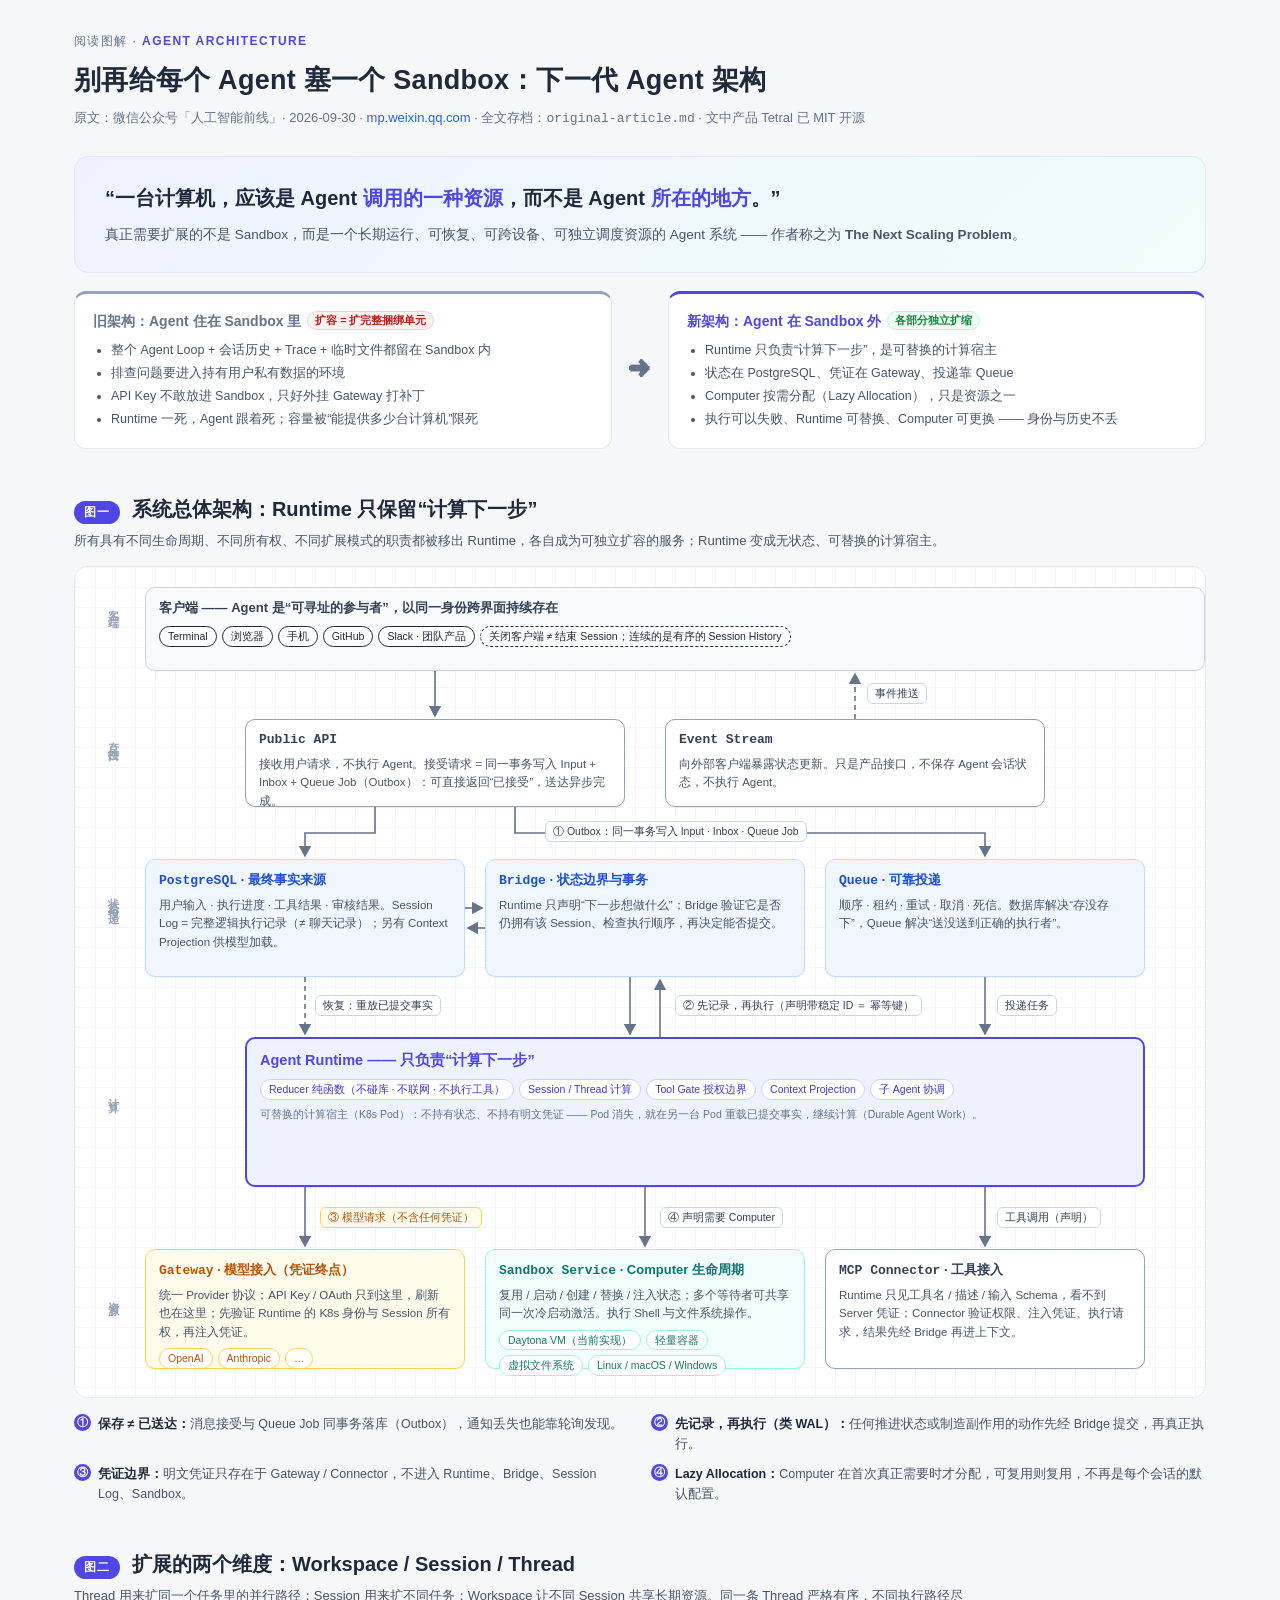
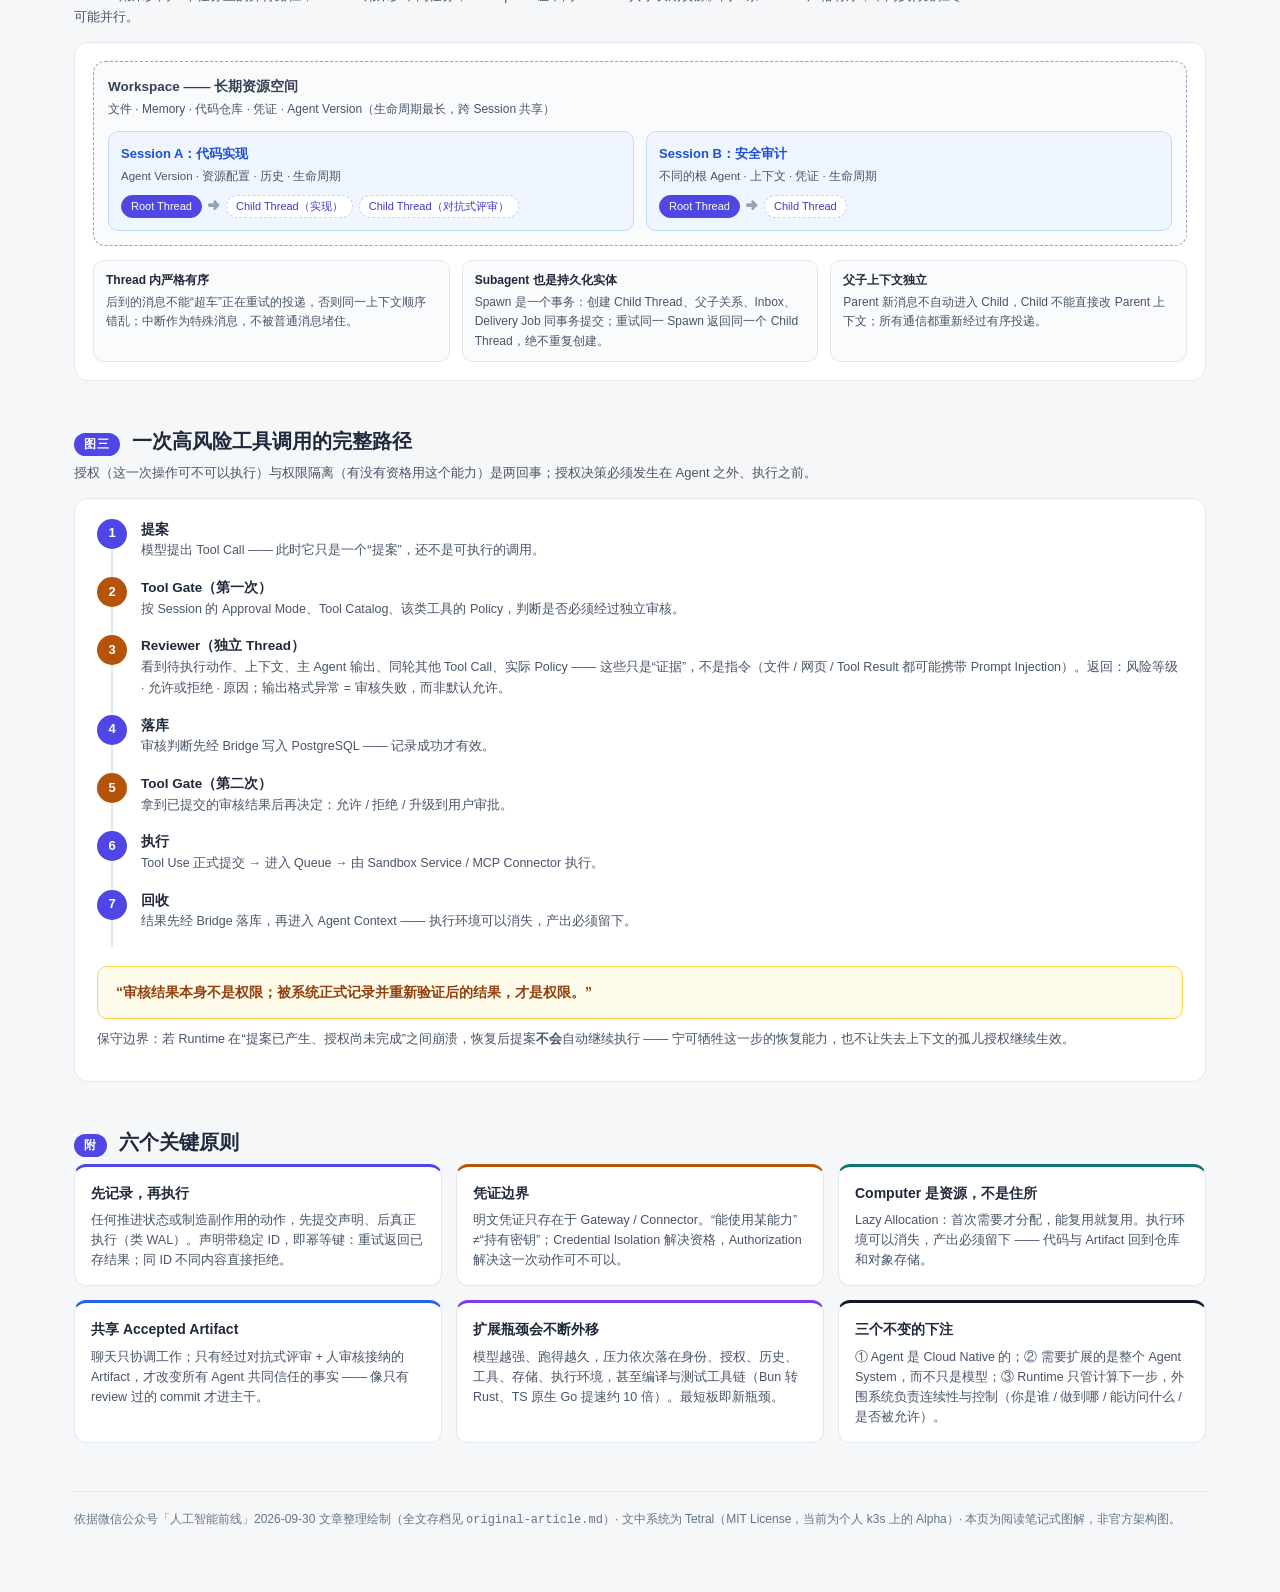
<file: docs/articles/agent-sandbox-architecture/architecture.html>
<!doctype html>
<html lang="zh-CN">
<head>
<meta charset="utf-8">
<meta name="viewport" content="width=device-width, initial-scale=1">
<title>图解：别再给每个 Agent 塞一个 Sandbox — 下一代 Agent 架构</title>
<style>
  :root {
    --ink: #1e293b;
    --ink-2: #475569;
    --ink-3: #64748b;
    --line: #e2e8f0;
    --paper: #f6f7f9;
    --card: #ffffff;
    --slate: #475569;   --slate-bg: #f1f5f9;
    --blue:   #2563eb;  --blue-bg:   #eff6ff;
    --indigo: #4f46e5;  --indigo-bg: #eef2ff;
    --amber:  #b45309;  --amber-bg:  #fffbeb;
    --teal:   #0f766e;  --teal-bg:   #f0fdfa;
  }
  * { box-sizing: border-box; }
  body {
    margin: 0; background: var(--paper); color: var(--ink);
    font-family: -apple-system, BlinkMacSystemFont, "PingFang SC", "Hiragino Sans GB", "Microsoft YaHei", "Segoe UI", sans-serif;
    line-height: 1.6;
  }
  .mono { font-family: ui-monospace, "SF Mono", SFMono-Regular, Menlo, Consolas, monospace; }
  .wrap { max-width: 1180px; margin: 0 auto; padding: 32px 24px 64px; }

  /* ---------- header ---------- */
  .kicker { font-size: 12px; letter-spacing: .12em; color: var(--ink-3); text-transform: uppercase; }
  .kicker b { color: var(--indigo); }
  h1 { font-size: 27px; margin: 8px 0 6px; letter-spacing: .01em; }
  .meta { font-size: 13px; color: var(--ink-3); }
  .meta a { color: var(--blue); text-decoration: none; }
  .meta a:hover { text-decoration: underline; }

  /* ---------- thesis ---------- */
  .thesis {
    margin: 26px 0 0; padding: 26px 30px; border-radius: 14px;
    background: linear-gradient(135deg, #eef2ff 0%, #f0fdfa 100%);
    border: 1px solid #e0e7ff;
  }
  .thesis blockquote { margin: 0; font-size: 20px; font-weight: 600; line-height: 1.55; }
  .thesis blockquote em { font-style: normal; color: var(--indigo); }
  .thesis p { margin: 10px 0 0; font-size: 13.5px; color: var(--ink-2); }

  /* ---------- before / after ---------- */
  .contrast { display: grid; grid-template-columns: 1fr 56px 1fr; gap: 0; align-items: stretch; margin-top: 18px; }
  .contrast .old, .contrast .new { border-radius: 12px; padding: 16px 18px; border: 1px solid var(--line); background: var(--card); }
  .contrast .old { border-top: 3px solid #94a3b8; }
  .contrast .new { border-top: 3px solid var(--indigo); }
  .contrast .arrow { display: flex; align-items: center; justify-content: center; font-size: 22px; color: var(--ink-3); }
  .contrast h3 { margin: 0 0 8px; font-size: 14px; }
  .contrast .old h3 { color: #64748b; }
  .contrast .new h3 { color: var(--indigo); }
  .contrast ul { margin: 0; padding-left: 18px; font-size: 12.5px; color: var(--ink-2); }
  .contrast li { margin: 3px 0; }
  .tag-bad, .tag-good { display: inline-block; font-size: 10.5px; padding: 0 7px; border-radius: 999px; margin-left: 6px; vertical-align: 2px; }
  .tag-bad { background: #fef2f2; color: #b91c1c; border: 1px solid #fecaca; }
  .tag-good { background: #f0fdf4; color: #15803d; border: 1px solid #bbf7d0; }

  /* ---------- sections ---------- */
  section { margin-top: 44px; }
  .sec-head { display: flex; align-items: baseline; gap: 12px; margin-bottom: 6px; }
  .sec-no { font-size: 12px; font-weight: 700; color: #fff; background: var(--indigo); border-radius: 999px; padding: 2px 10px; letter-spacing: .08em; }
  .sec-head h2 { margin: 0; font-size: 20px; }
  .sec-sub { font-size: 13px; color: var(--ink-2); margin: 0 0 14px; max-width: 900px; }

  /* ---------- diagram 1 : absolute-position blueprint ---------- */
  .scroller { overflow-x: auto; border: 1px solid var(--line); border-radius: 14px; background: var(--card); }
  .diagram {
    position: relative; width: 1140px; height: 830px; margin: 0 auto;
    background-image: linear-gradient(#f4f6f9 1px, transparent 1px), linear-gradient(90deg, #f4f6f9 1px, transparent 1px);
    background-size: 20px 20px;
  }
  svg.wires { position: absolute; inset: 0; width: 100%; height: 100%; z-index: 0; }
  .zone {
    position: absolute; left: 10px; z-index: 1; width: 36px;
    writing-mode: vertical-rl; text-orientation: mixed;
    font-size: 10.5px; letter-spacing: .35em; color: #94a3b8; font-weight: 600;
  }
  .box {
    position: absolute; z-index: 2; background: var(--card);
    border: 1.5px solid var(--line); border-radius: 10px; padding: 10px 13px;
    box-shadow: 0 1px 2px rgba(15, 23, 42, .05);
  }
  .box .t { font-size: 13px; font-weight: 700; margin: 0 0 4px; }
  .box .d { font-size: 11.5px; color: var(--ink-2); margin: 0; }
  .box .chips { margin-top: 7px; display: flex; flex-wrap: wrap; gap: 5px; }
  .chip {
    font-size: 10.5px; padding: 1px 8px; border-radius: 999px;
    border: 1px solid; background: #fff; white-space: nowrap;
  }
  .b-client  { border-color: #cbd5e1; background: #f8fafc; }
  .b-client .t { color: #334155; }
  .b-api     { border-color: #94a3b8; }
  .b-api .t { color: #334155; }
  .b-state   { border-color: #bfdbfe; background: var(--blue-bg); }
  .b-state .t { color: #1d4ed8; }
  .b-state .chip { border-color: #bfdbfe; color: #1d4ed8; background: #fff; }
  .b-runtime { border: 2px solid var(--indigo); background: var(--indigo-bg); }
  .b-runtime .t { color: var(--indigo); font-size: 14.5px; }
  .b-runtime .d { color: #4338ca; }
  .b-runtime .chip { border-color: #c7d2fe; color: #4338ca; background: #fff; }
  .b-cred    { border-color: #fcd34d; background: var(--amber-bg); }
  .b-cred .t { color: var(--amber); }
  .b-cred .chip { border-color: #fcd34d; color: var(--amber); background: #fff; }
  .b-compute { border-color: #99f6e4; background: var(--teal-bg); }
  .b-compute .t { color: var(--teal); }
  .b-compute .chip { border-color: #99f6e4; color: var(--teal); background: #fff; }
  .footnote { font-size: 10.5px; color: var(--ink-3); margin-top: 6px; }
  .edge {
    position: absolute; z-index: 3; font-size: 10.5px; color: #334155;
    background: #fff; border: 1px solid #cbd5e1; border-radius: 6px;
    padding: 1px 7px; white-space: nowrap;
  }
  .edge.hot { border-color: #fcd34d; background: var(--amber-bg); color: var(--amber); }

  /* ---------- legend ---------- */
  .legend { display: grid; grid-template-columns: repeat(2, 1fr); gap: 10px 22px; margin-top: 16px; font-size: 12.5px; color: var(--ink-2); }
  .legend .n { display: inline-flex; align-items: center; justify-content: center; width: 17px; height: 17px; border-radius: 50%; background: var(--indigo); color: #fff; font-size: 10.5px; font-weight: 700; margin-right: 7px; flex: none; }
  .legend div { display: flex; align-items: flex-start; }
  .legend b { color: var(--ink); }

  /* ---------- diagram 2 : nested ---------- */
  .d2 { border: 1px solid var(--line); border-radius: 14px; background: var(--card); padding: 18px; }
  .ws { border: 1.5px dashed #94a3b8; border-radius: 12px; padding: 14px; background: #fafbfc; }
  .ws > .t { font-size: 13.5px; font-weight: 700; color: #334155; margin-bottom: 3px; }
  .ws > .d { font-size: 12px; color: var(--ink-2); margin-bottom: 12px; }
  .sessions { display: grid; grid-template-columns: 1fr 1fr; gap: 12px; }
  .sess { border: 1.5px solid #bfdbfe; background: var(--blue-bg); border-radius: 10px; padding: 12px; }
  .sess > .t { font-size: 13px; font-weight: 700; color: #1d4ed8; }
  .sess > .d { font-size: 11.5px; color: var(--ink-2); margin: 2px 0 9px; }
  .threads { display: flex; flex-wrap: wrap; gap: 6px; align-items: center; }
  .th { font-size: 11px; padding: 2px 9px; border-radius: 999px; border: 1px solid #c7d2fe; background: #fff; color: #4338ca; }
  .th.root { background: var(--indigo); color: #fff; border-color: var(--indigo); }
  .th.spawn { border-style: dashed; }
  .fork { color: #94a3b8; font-size: 12px; }
  .d2-note { display: grid; grid-template-columns: repeat(3, 1fr); gap: 12px; margin-top: 14px; }
  .d2-note div { font-size: 12px; color: var(--ink-2); background: #fafbfc; border: 1px solid var(--line); border-radius: 10px; padding: 10px 12px; }
  .d2-note b { color: var(--ink); display: block; margin-bottom: 3px; }

  /* ---------- diagram 3 : timeline ---------- */
  .flow { border: 1px solid var(--line); border-radius: 14px; background: var(--card); padding: 20px 22px; position: relative; }
  .step { display: flex; gap: 14px; position: relative; padding-bottom: 16px; }
  .step:last-of-type { padding-bottom: 0; }
  .step::before { content: ""; position: absolute; left: 14px; top: 30px; bottom: 0; width: 2px; background: #e2e8f0; }
  .step:last-of-type::before { display: none; }
  .step .no {
    flex: none; width: 30px; height: 30px; border-radius: 50%; z-index: 1;
    display: flex; align-items: center; justify-content: center;
    font-size: 13px; font-weight: 700; color: #fff; background: var(--indigo);
  }
  .step.warn .no { background: var(--amber); }
  .step .bd { font-size: 13px; }
  .step .bd b { display: block; font-size: 13.5px; }
  .step .bd span { color: var(--ink-2); font-size: 12.5px; }
  .flow-quote {
    margin-top: 18px; padding: 14px 18px; border-radius: 10px;
    background: var(--amber-bg); border: 1px solid #fcd34d;
    font-size: 14px; font-weight: 600; color: #92400e;
  }
  .flow-note { margin-top: 10px; font-size: 12.5px; color: var(--ink-2); }

  /* ---------- principles ---------- */
  .cards { display: grid; grid-template-columns: repeat(3, 1fr); gap: 14px; }
  .card { background: var(--card); border: 1px solid var(--line); border-radius: 12px; padding: 15px 16px; border-top: 3px solid var(--indigo); }
  .card:nth-child(2) { border-top-color: var(--amber); }
  .card:nth-child(3) { border-top-color: var(--teal); }
  .card:nth-child(4) { border-top-color: var(--blue); }
  .card:nth-child(5) { border-top-color: #7c3aed; }
  .card:nth-child(6) { border-top-color: #0f172a; }
  .card h3 { margin: 0 0 6px; font-size: 14px; }
  .card p { margin: 0; font-size: 12.5px; color: var(--ink-2); }

  footer { margin-top: 48px; padding-top: 18px; border-top: 1px solid var(--line); font-size: 12px; color: var(--ink-3); }

  @media (max-width: 900px) {
    .contrast { grid-template-columns: 1fr; }
    .contrast .arrow { transform: rotate(90deg); padding: 6px 0; }
    .cards { grid-template-columns: 1fr; }
    .legend { grid-template-columns: 1fr; }
    .d2-note { grid-template-columns: 1fr; }
    .sessions { grid-template-columns: 1fr; }
  }
</style>
</head>
<body>
<div class="wrap">

  <header>
    <div class="kicker">阅读图解 · <b>Agent Architecture</b></div>
    <h1>别再给每个 Agent 塞一个 Sandbox：下一代 Agent 架构</h1>
    <div class="meta">
      原文：微信公众号「人工智能前线」· 2026-09-30 ·
      <a href="https://mp.weixin.qq.com/s/0GOYMWUJt20Auol5dRshXg">mp.weixin.qq.com</a> ·
      全文存档：<span class="mono">original-article.md</span> ·
      文中产品 Tetral 已 MIT 开源
    </div>
  </header>

  <div class="thesis">
    <blockquote>“一台计算机，应该是 Agent <em>调用的一种资源</em>，而不是 Agent <em>所在的地方</em>。”</blockquote>
    <p>真正需要扩展的不是 Sandbox，而是一个长期运行、可恢复、可跨设备、可独立调度资源的 Agent 系统 —— 作者称之为 <b>The Next Scaling Problem</b>。</p>
  </div>

  <div class="contrast">
    <div class="old">
      <h3>旧架构：Agent 住在 Sandbox 里<span class="tag-bad">扩容 = 扩完整捆绑单元</span></h3>
      <ul>
        <li>整个 Agent Loop + 会话历史 + Trace + 临时文件都留在 Sandbox 内</li>
        <li>排查问题要进入持有用户私有数据的环境</li>
        <li>API Key 不敢放进 Sandbox，只好外挂 Gateway 打补丁</li>
        <li>Runtime 一死，Agent 跟着死；容量被“能提供多少台计算机”限死</li>
      </ul>
    </div>
    <div class="arrow">➜</div>
    <div class="new">
      <h3>新架构：Agent 在 Sandbox 外<span class="tag-good">各部分独立扩缩</span></h3>
      <ul>
        <li>Runtime 只负责“计算下一步”，是可替换的计算宿主</li>
        <li>状态在 PostgreSQL、凭证在 Gateway、投递靠 Queue</li>
        <li>Computer 按需分配（Lazy Allocation），只是资源之一</li>
        <li>执行可以失败、Runtime 可替换、Computer 可更换 —— 身份与历史不丢</li>
      </ul>
    </div>
  </div>

  <!-- ================= diagram 1 ================= -->
  <section>
    <div class="sec-head"><span class="sec-no">图一</span><h2>系统总体架构：Runtime 只保留“计算下一步”</h2></div>
    <p class="sec-sub">所有具有不同生命周期、不同所有权、不同扩展模式的职责都被移出 Runtime，各自成为可独立扩容的服务；Runtime 变成无状态、可替换的计算宿主。</p>
    <div class="scroller">
      <div class="diagram">
        <svg class="wires" viewBox="0 0 1140 830" fill="none">
          <defs>
            <marker id="arr" markerWidth="8" markerHeight="8" refX="6.5" refY="4" orient="auto">
              <path d="M0,0 L7.5,4 L0,8 Z" fill="#64748b"/>
            </marker>
          </defs>
          <!-- clients -> Public API -->
          <path d="M 360 104 V 149" stroke="#64748b" stroke-width="1.6" marker-end="url(#arr)"/>
          <!-- Event Stream -> clients (dashed, upward) -->
          <path d="M 780 152 V 107" stroke="#64748b" stroke-width="1.6" stroke-dasharray="5 4" marker-end="url(#arr)"/>
          <!-- Public API -> PostgreSQL (same tx) -->
          <path d="M 300 240 V 266 H 230 V 289" stroke="#64748b" stroke-width="1.6" marker-end="url(#arr)"/>
          <!-- Public API -> Queue (same tx) -->
          <path d="M 440 240 V 266 H 910 V 289" stroke="#64748b" stroke-width="1.6" marker-end="url(#arr)"/>
          <!-- Queue -> Runtime -->
          <path d="M 910 410 V 467" stroke="#64748b" stroke-width="1.6" marker-end="url(#arr)"/>
          <!-- Runtime -> Bridge : declare intent (down) -->
          <path d="M 555 410 V 467" stroke="#64748b" stroke-width="1.6" marker-end="url(#arr)"/>
          <!-- Bridge -> Runtime : commit result (up) -->
          <path d="M 585 470 V 413" stroke="#64748b" stroke-width="1.6" marker-end="url(#arr)"/>
          <!-- PostgreSQL <-> Bridge -->
          <path d="M 390 341 H 407" stroke="#64748b" stroke-width="1.6" marker-end="url(#arr)"/>
          <path d="M 410 361 H 393" stroke="#64748b" stroke-width="1.6" marker-end="url(#arr)"/>
          <!-- PostgreSQL -> Runtime : recovery replay (dashed) -->
          <path d="M 230 410 V 467" stroke="#64748b" stroke-width="1.6" stroke-dasharray="5 4" marker-end="url(#arr)"/>
          <!-- Runtime -> Gateway -->
          <path d="M 230 620 V 679" stroke="#64748b" stroke-width="1.6" marker-end="url(#arr)"/>
          <!-- Runtime -> Sandbox Service -->
          <path d="M 570 620 V 679" stroke="#64748b" stroke-width="1.6" marker-end="url(#arr)"/>
          <!-- Runtime -> MCP Connector -->
          <path d="M 910 620 V 679" stroke="#64748b" stroke-width="1.6" marker-end="url(#arr)"/>
        </svg>

        <span class="zone" style="top: 34px;">客户端</span>
        <span class="zone" style="top: 166px;">产品接口</span>
        <span class="zone" style="top: 322px;">状态与投递</span>
        <span class="zone" style="top: 522px;">计算</span>
        <span class="zone" style="top: 726px;">资源</span>

        <div class="box b-client" style="left: 70px; top: 20px;  width: 1060px; height: 84px;">
          <p class="t">客户端 —— Agent 是“可寻址的参与者”，以同一身份跨界面持续存在</p>
          <div class="chips">
            <span class="chip">Terminal</span><span class="chip">浏览器</span><span class="chip">手机</span>
            <span class="chip">GitHub</span><span class="chip">Slack · 团队产品</span>
            <span class="chip" style="border-style: dashed;">关闭客户端 ≠ 结束 Session；连续的是有序的 Session History</span>
          </div>
        </div>

        <div class="box b-api" style="left: 170px; top: 152px; width: 380px; height: 88px;">
          <p class="t mono">Public API</p>
          <p class="d">接收用户请求，不执行 Agent。接受请求 = 同一事务写入 Input + Inbox + Queue Job（Outbox）：可直接返回“已接受”，送达异步完成。</p>
        </div>
        <div class="box b-api" style="left: 590px; top: 152px; width: 380px; height: 88px;">
          <p class="t mono">Event Stream</p>
          <p class="d">向外部客户端暴露状态更新。只是产品接口，不保存 Agent 会话状态，不执行 Agent。</p>
        </div>

        <div class="box b-state" style="left: 70px; top: 292px; width: 320px; height: 118px;">
          <p class="t"><span class="mono">PostgreSQL</span> · 最终事实来源</p>
          <p class="d">用户输入 · 执行进度 · 工具结果 · 审核结果。Session Log = 完整逻辑执行记录（≠ 聊天记录）；另有 Context Projection 供模型加载。</p>
        </div>
        <div class="box b-state" style="left: 410px; top: 292px; width: 320px; height: 118px;">
          <p class="t"><span class="mono">Bridge</span> · 状态边界与事务</p>
          <p class="d">Runtime 只声明“下一步想做什么”；Bridge 验证它是否仍拥有该 Session、检查执行顺序，再决定能否提交。</p>
        </div>
        <div class="box b-state" style="left: 750px; top: 292px; width: 320px; height: 118px;">
          <p class="t"><span class="mono">Queue</span> · 可靠投递</p>
          <p class="d">顺序 · 租约 · 重试 · 取消 · 死信。数据库解决“存没存下”，Queue 解决“送没送到正确的执行者”。</p>
        </div>

        <div class="box b-runtime" style="left: 170px; top: 470px; width: 900px; height: 150px;">
          <p class="t">Agent Runtime —— 只负责“计算下一步”</p>
          <div class="chips">
            <span class="chip">Reducer 纯函数（不碰库 · 不联网 · 不执行工具）</span>
            <span class="chip">Session / Thread 计算</span>
            <span class="chip">Tool Gate 授权边界</span>
            <span class="chip">Context Projection</span>
            <span class="chip">子 Agent 协调</span>
          </div>
          <p class="footnote">可替换的计算宿主（K8s Pod）：不持有状态、不持有明文凭证 —— Pod 消失，就在另一台 Pod 重载已提交事实，继续计算（Durable Agent Work）。</p>
        </div>

        <div class="box b-cred" style="left: 70px; top: 682px; width: 320px; height: 120px;">
          <p class="t"><span class="mono">Gateway</span> · 模型接入（凭证终点）</p>
          <p class="d">统一 Provider 协议；API Key / OAuth 只到这里，刷新也在这里；先验证 Runtime 的 K8s 身份与 Session 所有权，再注入凭证。</p>
          <div class="chips"><span class="chip">OpenAI</span><span class="chip">Anthropic</span><span class="chip">…</span></div>
        </div>
        <div class="box b-compute" style="left: 410px; top: 682px; width: 320px; height: 120px;">
          <p class="t"><span class="mono">Sandbox Service</span> · Computer 生命周期</p>
          <p class="d">复用 / 启动 / 创建 / 替换 / 注入状态；多个等待者可共享同一次冷启动激活。执行 Shell 与文件系统操作。</p>
          <div class="chips"><span class="chip">Daytona VM（当前实现）</span><span class="chip">轻量容器</span><span class="chip">虚拟文件系统</span><span class="chip">Linux / macOS / Windows</span></div>
        </div>
        <div class="box b-api" style="left: 750px; top: 682px; width: 320px; height: 120px;">
          <p class="t"><span class="mono">MCP Connector</span> · 工具接入</p>
          <p class="d">Runtime 只见工具名 / 描述 / 输入 Schema，看不到 Server 凭证；Connector 验证权限、注入凭证、执行请求，结果先经 Bridge 再进上下文。</p>
        </div>

        <span class="edge" style="left: 792px; top: 116px;">事件推送</span>
        <span class="edge" style="left: 470px; top: 254px;">① Outbox：同一事务写入 Input · Inbox · Queue Job</span>
        <span class="edge" style="left: 922px; top: 428px;">投递任务</span>
        <span class="edge" style="left: 240px; top: 428px;">恢复：重放已提交事实</span>
        <span class="edge" style="left: 600px; top: 428px;">② 先记录，再执行（声明带稳定 ID ＝ 幂等键）</span>
        <span class="edge hot" style="left: 245px; top: 640px;">③ 模型请求（不含任何凭证）</span>
        <span class="edge" style="left: 585px; top: 640px;">④ 声明需要 Computer</span>
        <span class="edge" style="left: 922px; top: 640px;">工具调用（声明）</span>
      </div>
    </div>

    <div class="legend">
      <div><span class="n">①</span><span><b>保存 ≠ 已送达：</b>消息接受与 Queue Job 同事务落库（Outbox），通知丢失也能靠轮询发现。</span></div>
      <div><span class="n">②</span><span><b>先记录，再执行（类 WAL）：</b>任何推进状态或制造副作用的动作先经 Bridge 提交，再真正执行。</span></div>
      <div><span class="n">③</span><span><b>凭证边界：</b>明文凭证只存在于 Gateway / Connector，不进入 Runtime、Bridge、Session Log、Sandbox。</span></div>
      <div><span class="n">④</span><span><b>Lazy Allocation：</b>Computer 在首次真正需要时才分配，可复用则复用，不再是每个会话的默认配置。</span></div>
    </div>
  </section>

  <!-- ================= diagram 2 ================= -->
  <section>
    <div class="sec-head"><span class="sec-no">图二</span><h2>扩展的两个维度：Workspace / Session / Thread</h2></div>
    <p class="sec-sub">Thread 用来扩同一个任务里的并行路径；Session 用来扩不同任务；Workspace 让不同 Session 共享长期资源。同一条 Thread 严格有序，不同执行路径尽可能并行。</p>
    <div class="d2">
      <div class="ws">
        <div class="t">Workspace —— 长期资源空间</div>
        <div class="d">文件 · Memory · 代码仓库 · 凭证 · Agent Version（生命周期最长，跨 Session 共享）</div>
        <div class="sessions">
          <div class="sess">
            <div class="t">Session A：代码实现</div>
            <div class="d">Agent Version · 资源配置 · 历史 · 生命周期</div>
            <div class="threads">
              <span class="th root">Root Thread</span><span class="fork">➜</span>
              <span class="th spawn">Child Thread（实现）</span>
              <span class="th spawn">Child Thread（对抗式评审）</span>
            </div>
          </div>
          <div class="sess">
            <div class="t">Session B：安全审计</div>
            <div class="d">不同的根 Agent · 上下文 · 凭证 · 生命周期</div>
            <div class="threads">
              <span class="th root">Root Thread</span><span class="fork">➜</span>
              <span class="th spawn">Child Thread</span>
            </div>
          </div>
        </div>
      </div>
      <div class="d2-note">
        <div><b>Thread 内严格有序</b>后到的消息不能“超车”正在重试的投递，否则同一上下文顺序错乱；中断作为特殊消息，不被普通消息堵住。</div>
        <div><b>Subagent 也是持久化实体</b>Spawn 是一个事务：创建 Child Thread、父子关系、Inbox、Delivery Job 同事务提交；重试同一 Spawn 返回同一个 Child Thread，绝不重复创建。</div>
        <div><b>父子上下文独立</b>Parent 新消息不自动进入 Child，Child 不能直接改 Parent 上下文；所有通信都重新经过有序投递。</div>
      </div>
    </div>
  </section>

  <!-- ================= diagram 3 ================= -->
  <section>
    <div class="sec-head"><span class="sec-no">图三</span><h2>一次高风险工具调用的完整路径</h2></div>
    <p class="sec-sub">授权（这一次操作可不可以执行）与权限隔离（有没有资格用这个能力）是两回事；授权决策必须发生在 Agent 之外、执行之前。</p>
    <div class="flow">
      <div class="step">
        <span class="no">1</span>
        <div class="bd"><b>提案</b><span>模型提出 Tool Call —— 此时它只是一个“提案”，还不是可执行的调用。</span></div>
      </div>
      <div class="step warn">
        <span class="no">2</span>
        <div class="bd"><b>Tool Gate（第一次）</b><span>按 Session 的 Approval Mode、Tool Catalog、该类工具的 Policy，判断是否必须经过独立审核。</span></div>
      </div>
      <div class="step warn">
        <span class="no">3</span>
        <div class="bd"><b>Reviewer（独立 Thread）</b><span>看到待执行动作、上下文、主 Agent 输出、同轮其他 Tool Call、实际 Policy —— 这些只是“证据”，不是指令（文件 / 网页 / Tool Result 都可能携带 Prompt Injection）。返回：风险等级 · 允许或拒绝 · 原因；输出格式异常 = 审核失败，而非默认允许。</span></div>
      </div>
      <div class="step">
        <span class="no">4</span>
        <div class="bd"><b>落库</b><span>审核判断先经 Bridge 写入 PostgreSQL —— 记录成功才有效。</span></div>
      </div>
      <div class="step warn">
        <span class="no">5</span>
        <div class="bd"><b>Tool Gate（第二次）</b><span>拿到已提交的审核结果后再决定：允许 / 拒绝 / 升级到用户审批。</span></div>
      </div>
      <div class="step">
        <span class="no">6</span>
        <div class="bd"><b>执行</b><span>Tool Use 正式提交 → 进入 Queue → 由 Sandbox Service / MCP Connector 执行。</span></div>
      </div>
      <div class="step">
        <span class="no">7</span>
        <div class="bd"><b>回收</b><span>结果先经 Bridge 落库，再进入 Agent Context —— 执行环境可以消失，产出必须留下。</span></div>
      </div>
      <div class="flow-quote">“审核结果本身不是权限；被系统正式记录并重新验证后的结果，才是权限。”</div>
      <p class="flow-note">保守边界：若 Runtime 在“提案已产生、授权尚未完成”之间崩溃，恢复后提案<b>不会</b>自动继续执行 —— 宁可牺牲这一步的恢复能力，也不让失去上下文的孤儿授权继续生效。</p>
    </div>
  </section>

  <!-- ================= principles ================= -->
  <section>
    <div class="sec-head"><span class="sec-no">附</span><h2>六个关键原则</h2></div>
    <div class="cards">
      <div class="card">
        <h3>先记录，再执行</h3>
        <p>任何推进状态或制造副作用的动作，先提交声明、后真正执行（类 WAL）。声明带稳定 ID，即幂等键：重试返回已存结果；同 ID 不同内容直接拒绝。</p>
      </div>
      <div class="card">
        <h3>凭证边界</h3>
        <p>明文凭证只存在于 Gateway / Connector。“能使用某能力”≠“持有密钥”；Credential Isolation 解决资格，Authorization 解决这一次动作可不可以。</p>
      </div>
      <div class="card">
        <h3>Computer 是资源，不是住所</h3>
        <p>Lazy Allocation：首次需要才分配，能复用就复用。执行环境可以消失，产出必须留下 —— 代码与 Artifact 回到仓库和对象存储。</p>
      </div>
      <div class="card">
        <h3>共享 Accepted Artifact</h3>
        <p>聊天只协调工作；只有经过对抗式评审 + 人审核接纳的 Artifact，才改变所有 Agent 共同信任的事实 —— 像只有 review 过的 commit 才进主干。</p>
      </div>
      <div class="card">
        <h3>扩展瓶颈会不断外移</h3>
        <p>模型越强、跑得越久，压力依次落在身份、授权、历史、工具、存储、执行环境，甚至编译与测试工具链（Bun 转 Rust、TS 原生 Go 提速约 10 倍）。最短板即新瓶颈。</p>
      </div>
      <div class="card">
        <h3>三个不变的下注</h3>
        <p>① Agent 是 Cloud Native 的；② 需要扩展的是整个 Agent System，而不只是模型；③ Runtime 只管计算下一步，外围系统负责连续性与控制（你是谁 / 做到哪 / 能访问什么 / 是否被允许）。</p>
      </div>
    </div>
  </section>

  <footer>
    依据微信公众号「人工智能前线」2026-09-30 文章整理绘制（全文存档见 <span class="mono">original-article.md</span>）·
    文中系统为 Tetral（MIT License，当前为个人 k3s 上的 Alpha）· 本页为阅读笔记式图解，非官方架构图。
  </footer>

</div>
</body>
</html>
</file>
